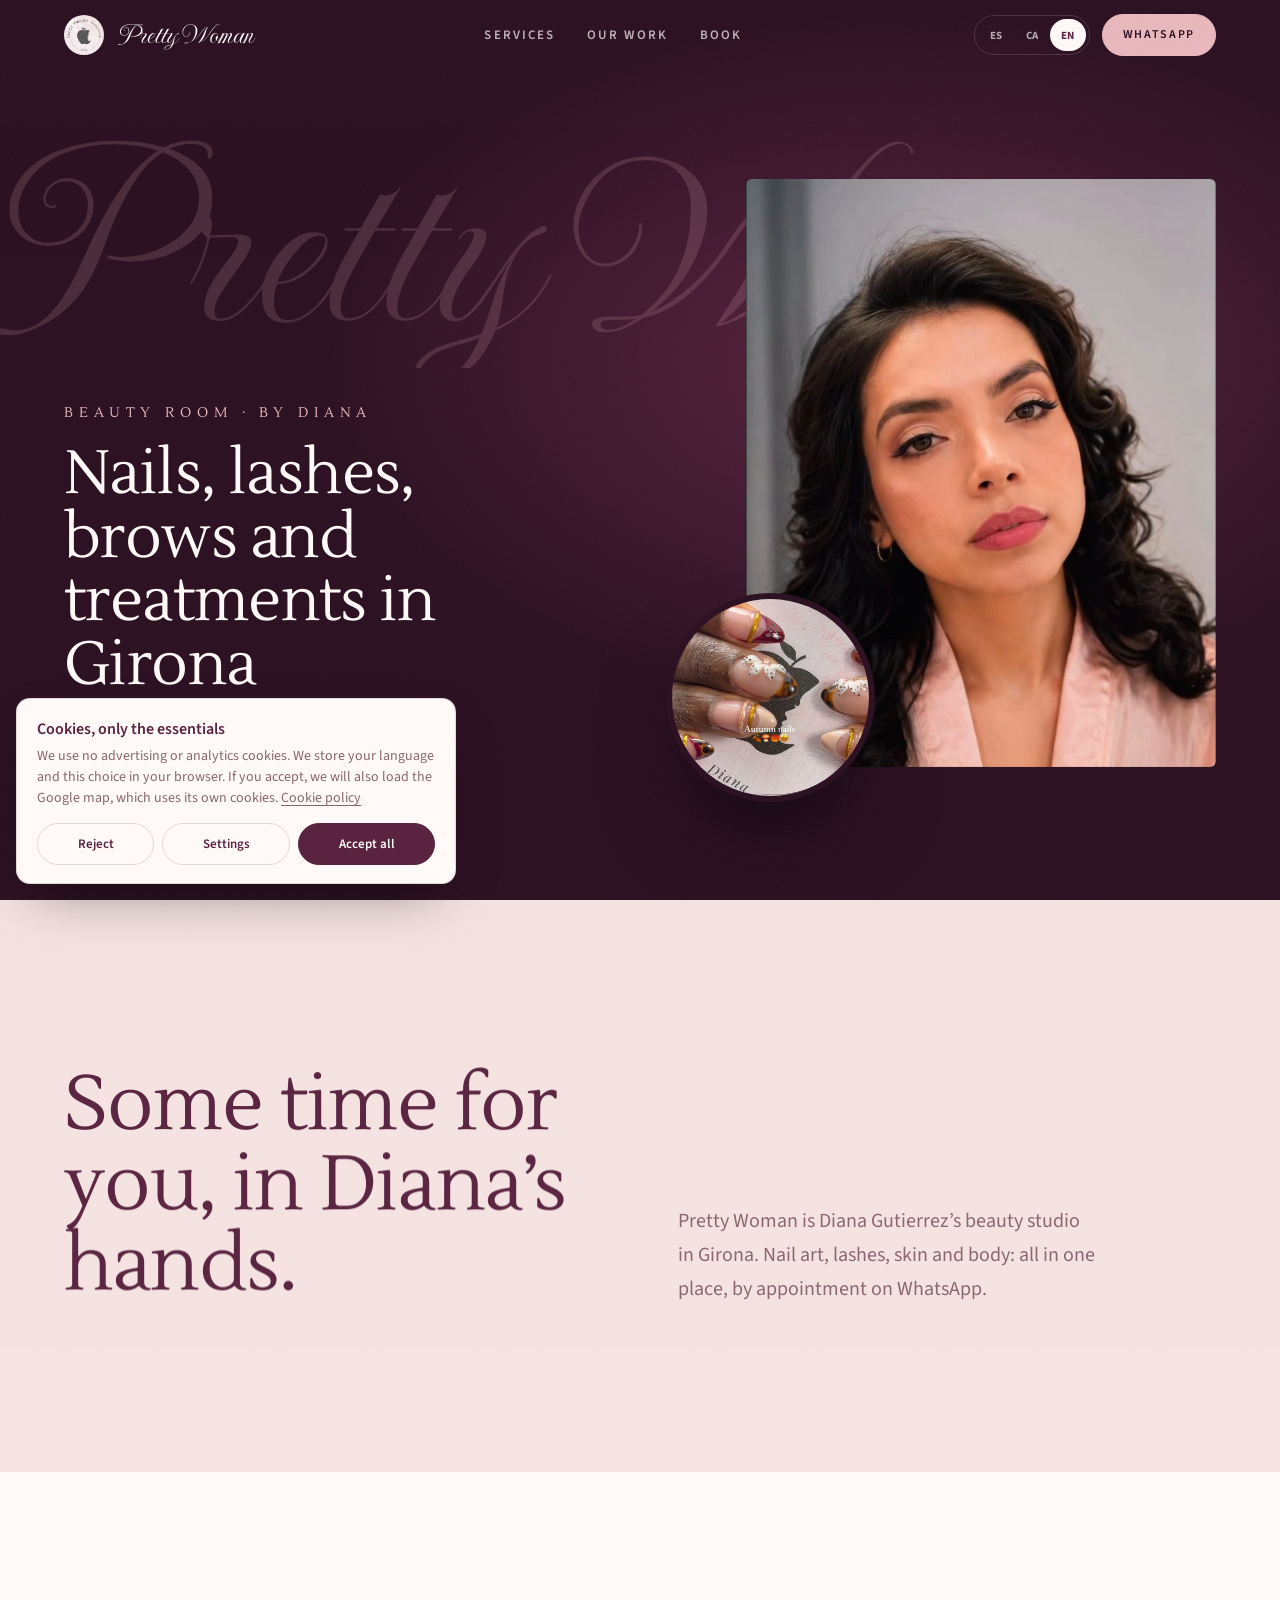
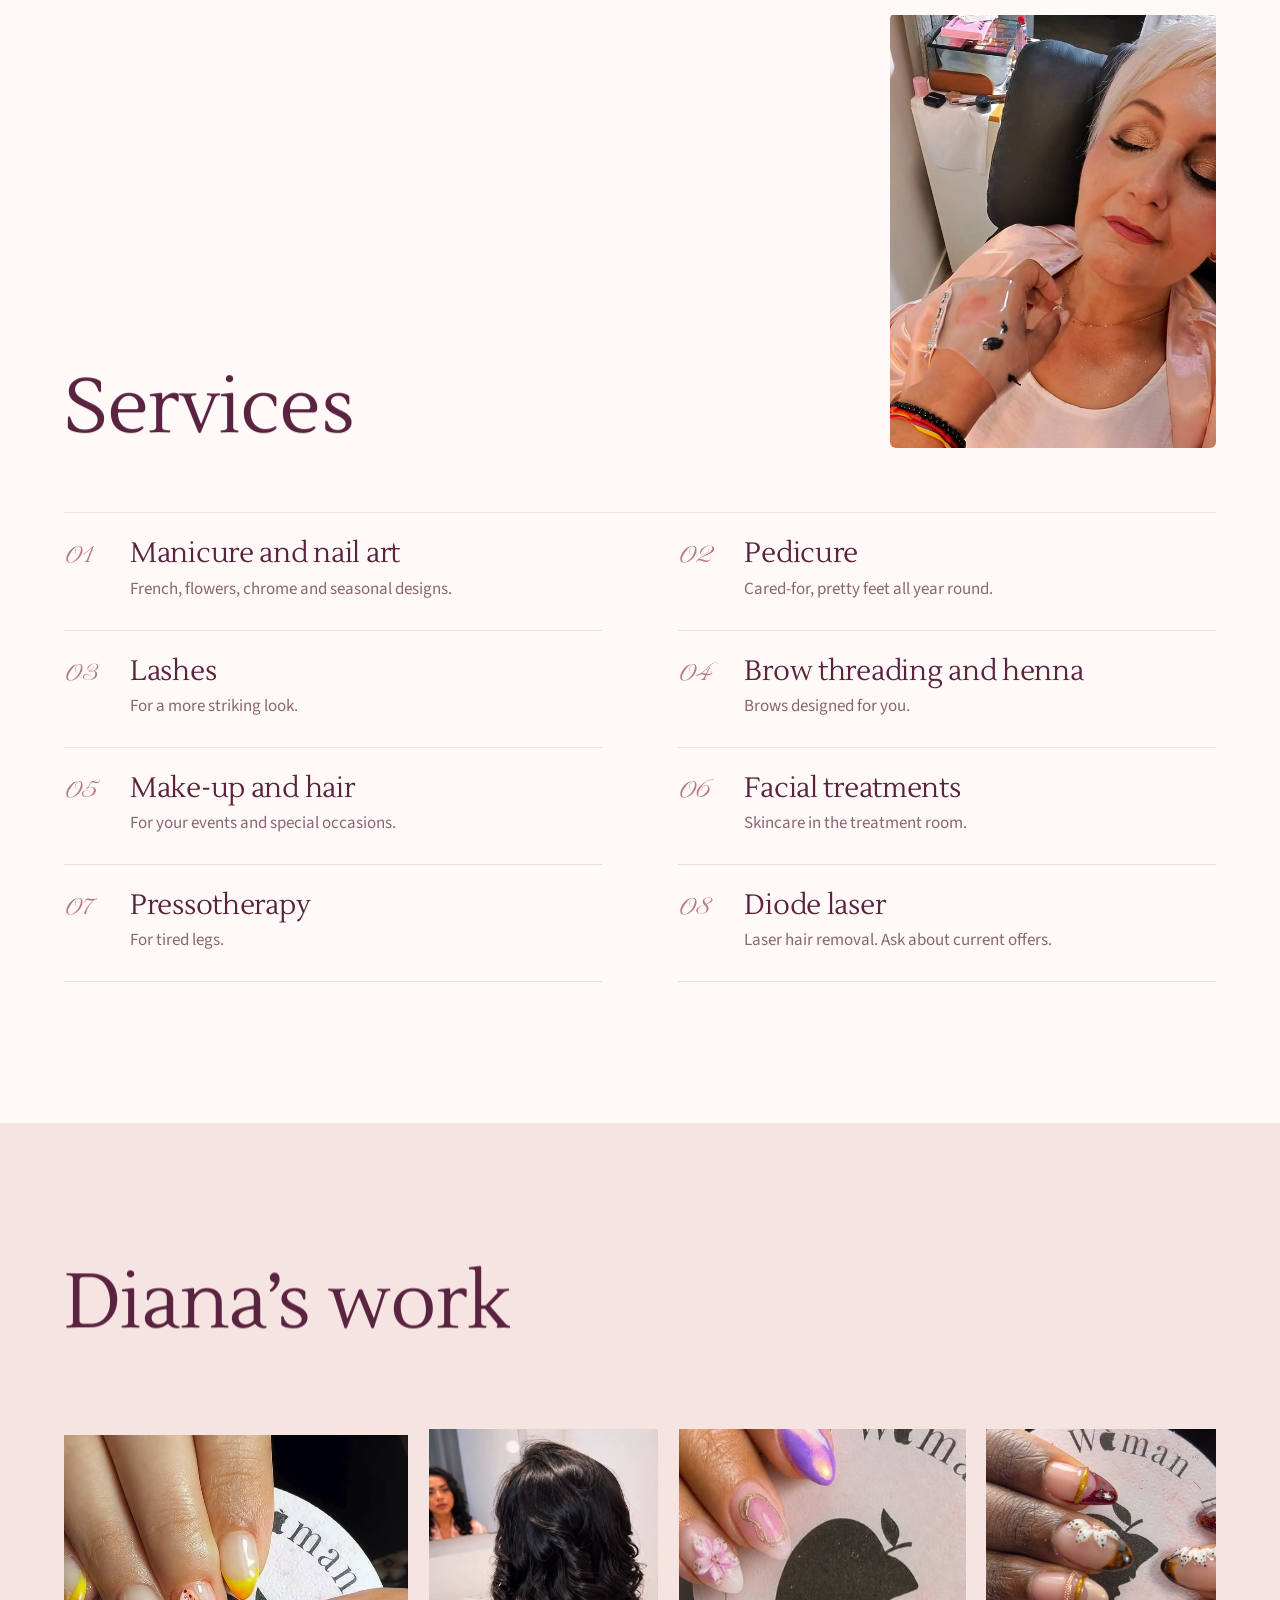
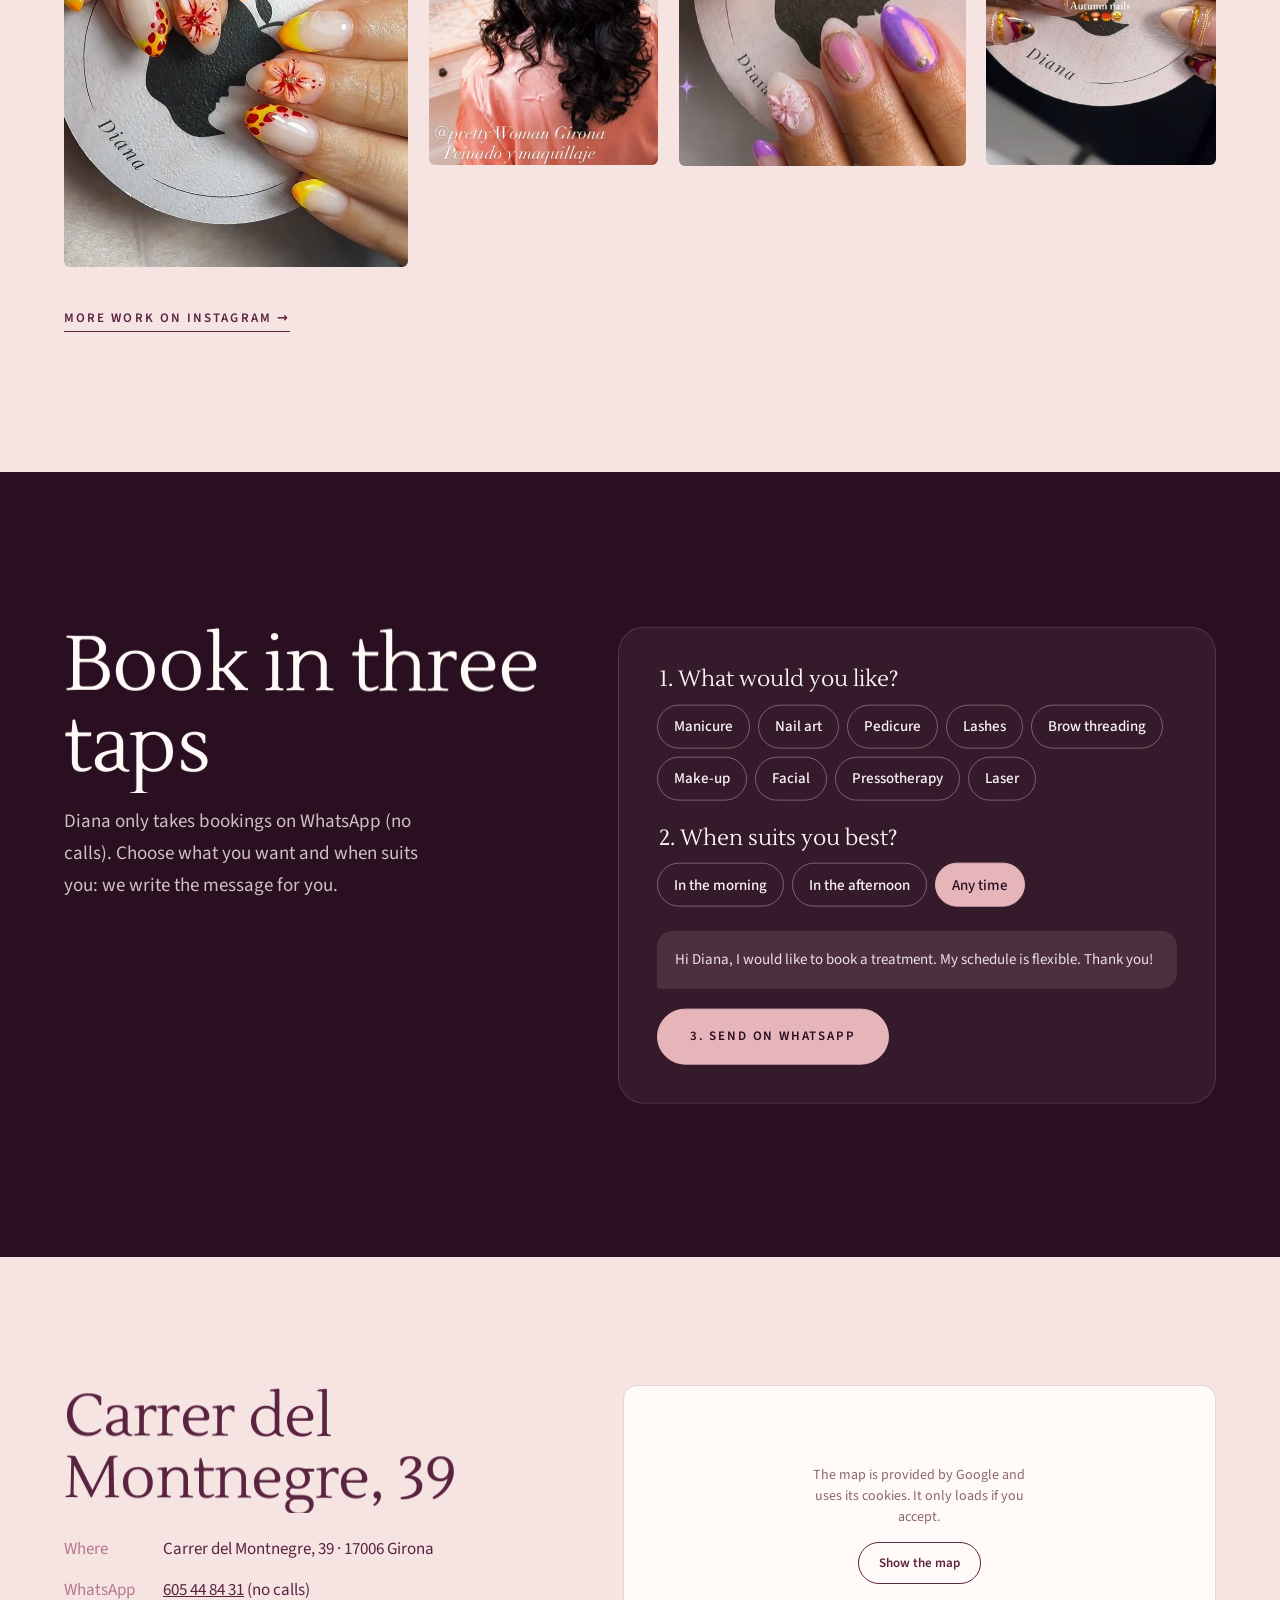
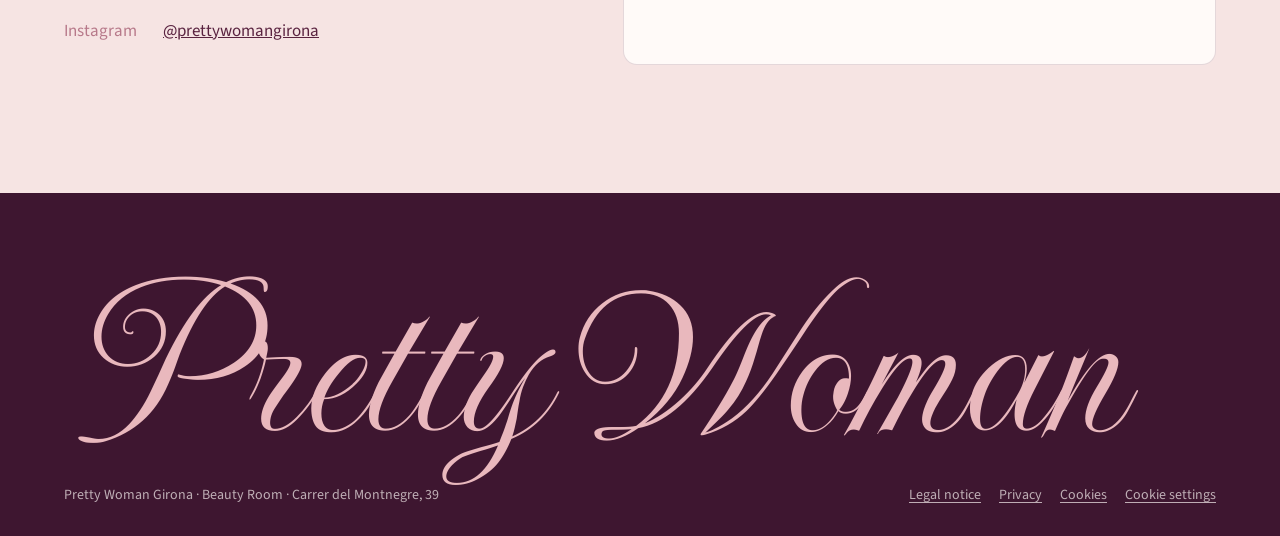
<file: index.html>
<!doctype html>
<html lang="es">
<head>
<meta charset="utf-8">
<meta name="viewport" content="width=device-width, initial-scale=1, viewport-fit=cover">
<title>Pretty Woman Girona · Beauty Room by Diana</title>
<meta name="description" content="Pretty Woman Girona, Carrer del Montnegre 39. Centro de estética y belleza de Diana Gutierrez: uñas, pestañas, cejas con hilo, maquillaje, faciales, presoterapia y láser. 4,9 en Google con 252 reseñas. Cita por WhatsApp.">
<meta name="theme-color" content="#2a0f20">
<link rel="icon" href="assets/favicon.svg" type="image/svg+xml">
<link rel="alternate" hreflang="es" href="?lang=es"><link rel="alternate" hreflang="ca" href="?lang=ca"><link rel="alternate" hreflang="en" href="?lang=en">
<meta property="og:title" content="Pretty Woman Girona · Beauty Room">
<meta property="og:description" content="Uñas, pestañas, cejas, maquillaje y tratamientos. Cita por WhatsApp.">
<meta property="og:image" content="assets/img/peinado-poster.jpg">
<script>document.documentElement.classList.add('js')</script>
<link rel="stylesheet" href="css/fonts.css">
<link rel="stylesheet" href="css/premium.css">
<link rel="stylesheet" href="css/style.css">
<link rel="stylesheet" href="css/legal.css">
<script type="application/ld+json">
{"@context":"https://schema.org","@type":"BeautySalon","name":"Pretty Woman Girona","telephone":"+34605448431","address":{"@type":"PostalAddress","streetAddress":"Carrer del Montnegre, 39","postalCode":"17006","addressLocality":"Girona","addressRegion":"Girona","addressCountry":"ES"},"aggregateRating":{"@type":"AggregateRating","ratingValue":"4.9","reviewCount":"252"},"sameAs":["https://www.instagram.com/prettywomangirona/"]}
</script>
</head>
<body class="grain" data-cursor>
<a class="skip" href="#main" data-i18n="skip">Saltar al contenido</a>

<header class="top">
  <a class="brand" href="#main" aria-label="Pretty Woman Girona, inicio"><img src="assets/img/logo.jpg" alt="" width="40" height="40"><span>Pretty Woman</span></a>
  <nav class="nav" aria-label="Principal">
    <a href="#servicios" data-i18n="n1">Servicios</a>
    <a href="#trabajos" data-i18n="n2">Trabajos</a>
    <a href="#cita" data-i18n="n3">Pide tu cita</a>
  </nav>
  <div class="top-r">
    <div class="langs" role="group" aria-label="Idioma"><button type="button" data-lang="es">ES</button><button type="button" data-lang="ca">CA</button><button type="button" data-lang="en">EN</button></div>
    <a class="btn btn-sm wa" href="https://wa.me/34605448431" target="_blank" rel="noopener" data-mag>WhatsApp</a>
  </div>
</header>

<main id="main">
  <!-- PORTADA: dos reels suyos superpuestos sobre ciruela, y el nombre en caligrafía detrás -->
  <section class="hero" id="hero" aria-labelledby="h1">
    <p class="script" aria-hidden="true">Pretty Woman</p>
    <div class="h-txt">
      <p class="room" data-hero data-d=".5">Beauty Room · by Diana</p>
      <h1 id="h1" data-split data-hero data-d=".6" data-i18n="h1">Uñas, pestañas, cejas y tratamientos en Girona</h1>
      <div class="hero-cta" data-hero data-d=".9">
        <a class="btn wa" href="https://wa.me/34605448431" target="_blank" rel="noopener" data-mag data-i18n="cita">Pedir cita por WhatsApp</a>
        <a class="link" href="#servicios" data-i18n="see">Ver servicios</a>
      </div>
      <p class="rate" data-hero data-d="1"><b>4,9</b> <span data-i18n="rate">en Google · 252 reseñas · 9.000 seguidoras</span></p>
    </div>
    <div class="duo">
      <figure class="v1" id="v1"><video data-video autoplay muted loop playsinline preload="auto" poster="assets/img/peinado-poster.jpg" aria-label="Clienta con peinado de ondas y maquillaje" data-i18n-attr="aria-label:g2"><source src="assets/video/peinado.mp4" type="video/mp4"></video></figure>
      <figure class="v2" id="v2"><video data-video autoplay muted loop playsinline preload="auto" poster="assets/img/unas-otono.jpg" aria-label="Uñas con diseño de otoño junto a la tarjeta de Pretty Woman" data-i18n-attr="aria-label:g5"><source src="assets/video/unas.mp4" type="video/mp4"></video></figure>
    </div>
  </section>

  <!-- MANIFIESTO -->
  <section class="intro" aria-labelledby="i-h">
    <h2 id="i-h" data-split data-i18n="ih">Un rato para ti, en manos de Diana.</h2>
    <p data-up data-i18n="ip">Pretty Woman es el centro de estética y belleza de Diana Gutierrez en Girona. Uñas con diseño, mirada, piel y cuerpo: todo en un mismo sitio, con cita previa por WhatsApp.</p>
  </section>

  <!-- SERVICIOS -->
  <section class="servicios" id="servicios" aria-labelledby="s-h">
    <div class="s-head">
      <h2 id="s-h" data-split data-i18n="sh">Servicios</h2>
      <figure class="s-img" data-img><img src="assets/img/maquillaje-cabina.jpg" alt="Maquillaje a una clienta en cabina" width="720" height="1280" loading="lazy" data-par=".08" data-i18n-attr="alt:g4"></figure>
    </div>
    <ol class="svc">
      <li data-up><span>01</span><h3 data-i18n="s1">Manicura y diseños de uñas</h3><p data-i18n="s1p">Francesa, flores, cromados y diseños de temporada.</p></li>
      <li data-up><span>02</span><h3 data-i18n="s2">Pedicura</h3><p data-i18n="s2p">Pies cuidados y bonitos todo el año.</p></li>
      <li data-up><span>03</span><h3 data-i18n="s3">Pestañas</h3><p data-i18n="s3p">Para una mirada con más presencia.</p></li>
      <li data-up><span>04</span><h3 data-i18n="s4">Cejas con hilo y henna</h3><p data-i18n="s4p">Diseño de cejas a tu medida.</p></li>
      <li data-up><span>05</span><h3 data-i18n="s5">Maquillaje y peinado</h3><p data-i18n="s5p">Para tus eventos y ocasiones especiales.</p></li>
      <li data-up><span>06</span><h3 data-i18n="s6">Tratamientos faciales</h3><p data-i18n="s6p">Cuidado de la piel en cabina.</p></li>
      <li data-up><span>07</span><h3 data-i18n="s7">Presoterapia</h3><p data-i18n="s7p">Para las piernas cansadas.</p></li>
      <li data-up><span>08</span><h3 data-i18n="s8">Láser de diodo</h3><p data-i18n="s8p">Depilación láser. Pregunta por las promociones.</p></li>
    </ol>
  </section>

  <!-- TRABAJOS -->
  <section class="trabajos" id="trabajos" aria-labelledby="t-h">
    <h2 id="t-h" data-split data-i18n="th">Trabajos de Diana</h2>
    <div class="gal">
      <figure class="g1" data-img><img src="assets/img/unas-flores.jpg" alt="Uñas almendra con francesa y flores en relieve" width="720" height="1280" loading="lazy" data-i18n-attr="alt:g1"></figure>
      <figure class="g2" data-img><img src="assets/img/ondas.jpg" alt="Clienta con peinado de ondas y maquillaje" width="720" height="1280" loading="lazy" data-i18n-attr="alt:g2"></figure>
      <figure class="g3" data-img><img src="assets/img/unas-lila.jpg" alt="Uñas lila con cromado y flor en 3D" width="410" height="512" loading="lazy" data-i18n-attr="alt:g3"></figure>
      <figure class="g4" data-img><img src="assets/img/unas-otono.jpg" alt="Uñas con diseño de otoño junto a la tarjeta de Pretty Woman" width="720" height="1280" loading="lazy" data-i18n-attr="alt:g5"></figure>
    </div>
    <a class="link" href="https://www.instagram.com/prettywomangirona/" target="_blank" rel="noopener" data-i18n="more">Más trabajos en Instagram →</a>
  </section>

  <!-- PIDE TU CITA: arma el mensaje de WhatsApp -->
  <section class="cita" id="cita" aria-labelledby="c-h">
    <div class="c-txt">
      <h2 id="c-h" data-split data-i18n="ch">Tu cita en tres toques</h2>
      <p data-up data-i18n="cp">Diana atiende solo por WhatsApp (no llamadas). Elige qué quieres y cuándo te va mejor: te dejamos el mensaje escrito.</p>
    </div>
    <form class="c-form" id="citaForm" data-up=".1">
      <fieldset><legend data-i18n="l1">1. ¿Qué te hacemos?</legend><div class="chips" id="chips"></div></fieldset>
      <fieldset><legend data-i18n="l2">2. ¿Cuándo te va mejor?</legend><div class="chips" id="when"></div></fieldset>
      <p class="preview" id="preview" aria-live="polite"></p>
      <a class="btn" id="send" href="https://wa.me/34605448431" target="_blank" rel="noopener" data-mag data-i18n="send">3. Enviar por WhatsApp</a>
    </form>
  </section>

  <!-- VISITA -->
  <section class="visita" id="visita" aria-labelledby="v-h">
    <div class="v-txt">
      <h2 id="v-h" data-split>Carrer del Montnegre, 39</h2>
      <dl>
        <dt data-i18n="d1">Dónde</dt><dd>Carrer del Montnegre, 39 · 17006 Girona</dd>
        <dt>WhatsApp</dt><dd><a class="wa" href="https://wa.me/34605448431" target="_blank" rel="noopener">605 44 84 31</a> <span data-i18n="d2v">(no llamadas)</span></dd>
        <dt>Instagram</dt><dd><a href="https://www.instagram.com/prettywomangirona/" target="_blank" rel="noopener">@prettywomangirona</a></dd>
      </dl>
    </div>
    <div class="cc-map v-map" data-src="https://www.google.com/maps?q=Pretty+Woman+Girona,+Carrer+del+Montnegre+39,+17006+Girona&output=embed" data-title="Mapa: Pretty Woman Girona"></div>
  </section>
</main>

<footer class="foot">
  <p class="foot-script" aria-hidden="true">Pretty Woman</p>
  <div class="foot-row">
    <p>Pretty Woman Girona · Beauty Room · Carrer del Montnegre, 39</p>
    <nav class="foot-links" aria-label="Información legal">
      <a href="aviso-legal.html" data-i18n="lg1">Aviso legal</a>
      <a href="privacidad.html" data-i18n="lg2">Privacidad</a>
      <a href="cookies.html" data-i18n="lg3">Cookies</a>
      <button type="button" data-cookies-open data-i18n="lg4">Configurar cookies</button>
    </nav>
  </div>
</footer>

<script src="js/lang.js"></script>
<script src="js/i18n.js" data-site="pretty-woman-girona"></script>
<script src="js/consent.js" data-site="pretty-woman-girona"></script>
<script src="js/vendor/gsap.min.js"></script>
<script src="js/vendor/ScrollTrigger.min.js"></script>
<script src="js/vendor/lenis.min.js"></script>
<script src="js/premium.js"></script>
<script src="js/main.js"></script>
</body>
</html>
</file>
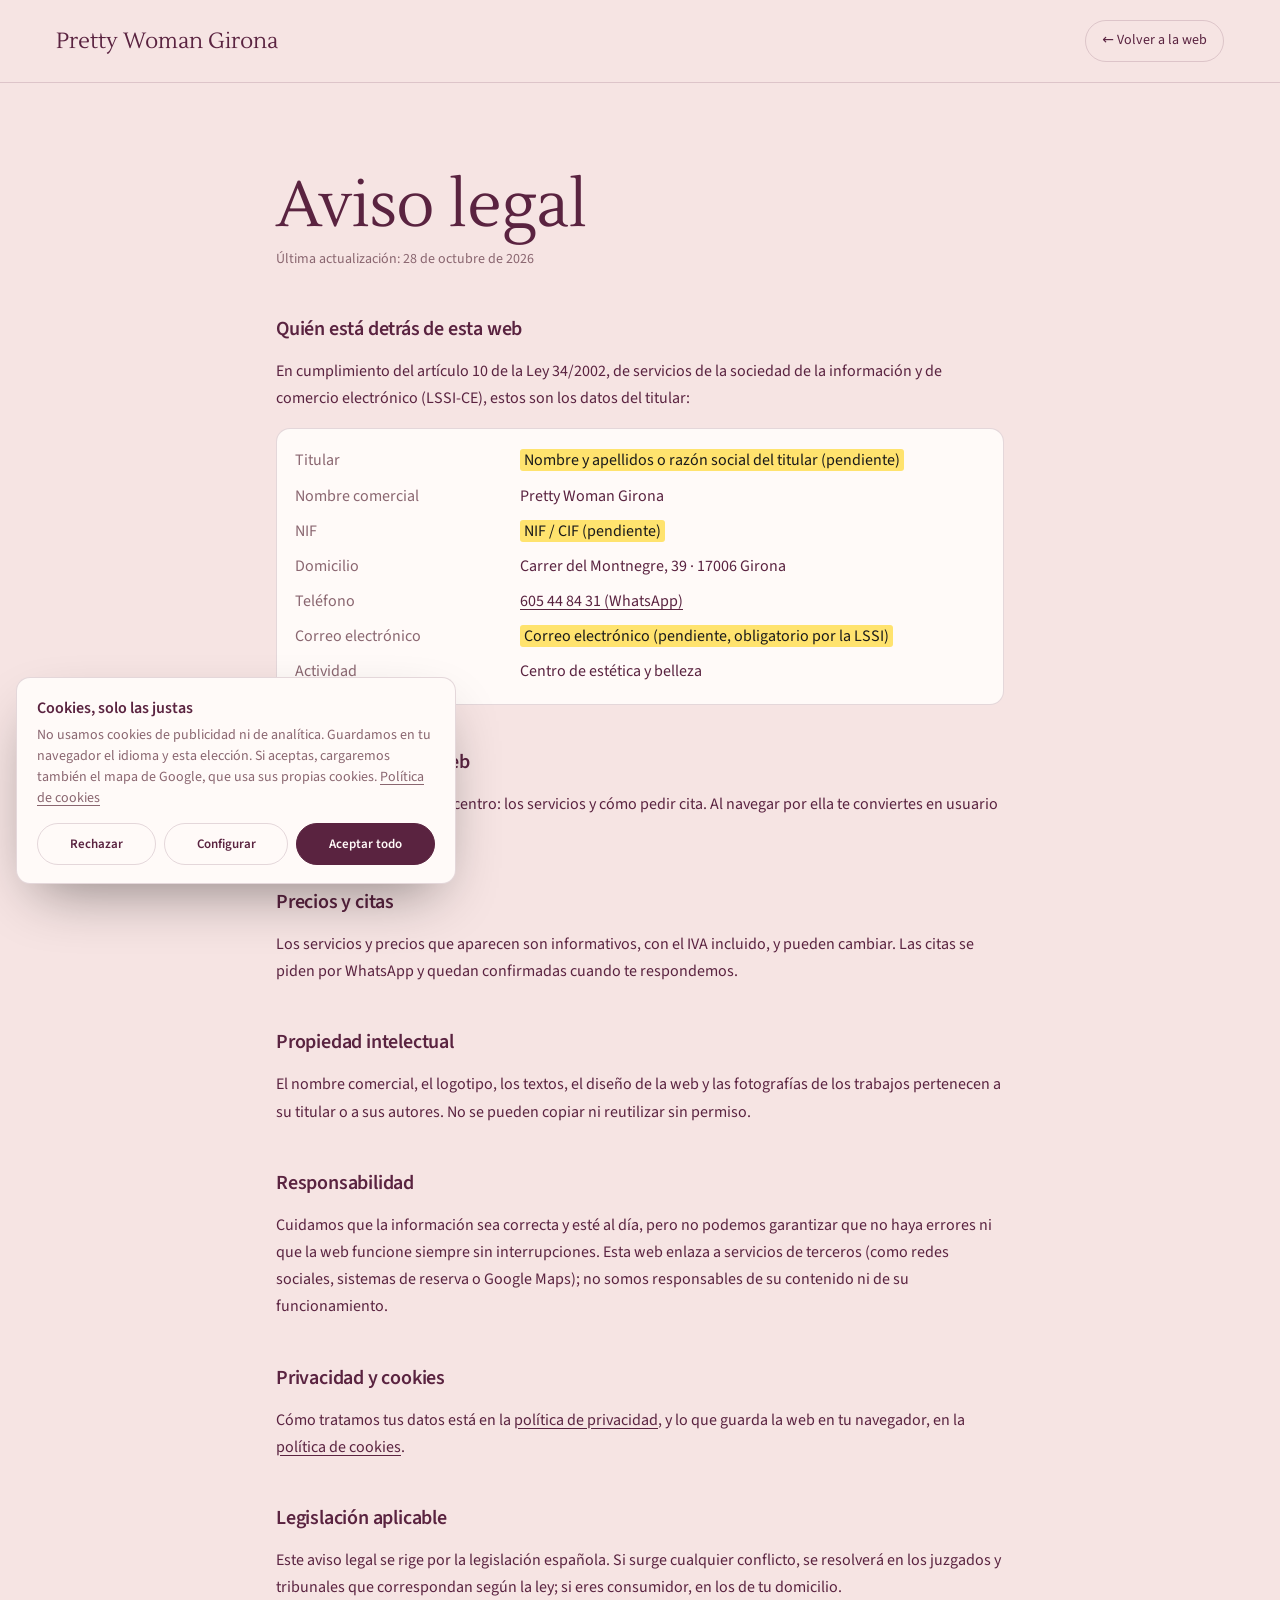
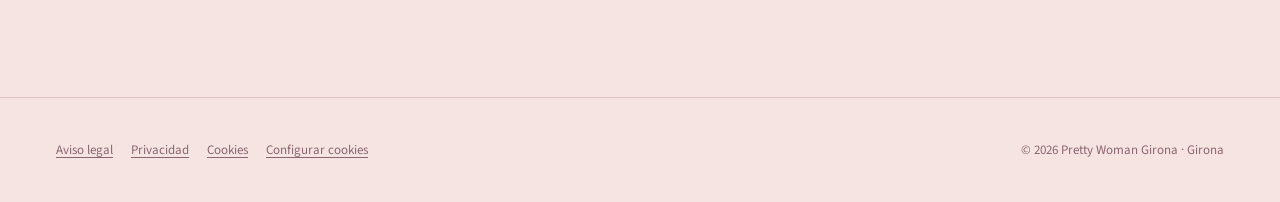
<file: aviso-legal.html>
<!doctype html>
<html lang="es">
<head>
<meta charset="utf-8">
<meta name="viewport" content="width=device-width, initial-scale=1, viewport-fit=cover">
<title>Aviso legal · Pretty Woman Girona</title>
<meta name="robots" content="noindex, follow">
<meta name="theme-color" content="#2a0f20">
<link rel="icon" href="assets/favicon.svg" type="image/svg+xml">
<link rel="stylesheet" href="css/fonts.css">
<link rel="stylesheet" href="css/premium.css">
<link rel="stylesheet" href="css/style.css">
<link rel="stylesheet" href="css/legal.css">
</head>
<body class="legal-page">
<header class="legal-top">
  <a class="legal-brand" href="./">Pretty Woman Girona</a>
  <a class="legal-back" href="./">&larr; Volver a la web</a>
</header>
<main class="legal">
  <h1>Aviso legal</h1>
  <p class="upd">Última actualización: 28 de octubre de 2026</p>

  <h2>Quién está detrás de esta web</h2>
  <p>En cumplimiento del artículo 10 de la Ley 34/2002, de servicios de la sociedad de la información y de comercio electrónico (LSSI-CE), estos son los datos del titular:</p>
  <dl>
    <dt>Titular</dt><dd><mark>Nombre y apellidos o razón social del titular (pendiente)</mark></dd>
    <dt>Nombre comercial</dt><dd>Pretty Woman Girona</dd>
    <dt>NIF</dt><dd><mark>NIF / CIF (pendiente)</mark></dd>
    <dt>Domicilio</dt><dd>Carrer del Montnegre, 39 · 17006 Girona</dd>
    <dt>Teléfono</dt><dd><a href="tel:+34605448431">605 44 84 31 (WhatsApp)</a></dd>
    <dt>Correo electrónico</dt><dd><mark>Correo electrónico (pendiente, obligatorio por la LSSI)</mark></dd>
    <dt>Actividad</dt><dd>Centro de estética y belleza</dd>
  </dl>

  <h2>Para qué sirve esta web</h2>
  <p>Esta web informa sobre el centro: los servicios y cómo pedir cita. Al navegar por ella te conviertes en usuario y aceptas este aviso legal.</p>

  <h2>Precios y citas</h2>
  <p>Los servicios y precios que aparecen son informativos, con el IVA incluido, y pueden cambiar. Las citas se piden por WhatsApp y quedan confirmadas cuando te respondemos.</p>

  <h2>Propiedad intelectual</h2>
  <p>El nombre comercial, el logotipo, los textos, el diseño de la web y las fotografías de los trabajos pertenecen a su titular o a sus autores. No se pueden copiar ni reutilizar sin permiso.</p>

  <h2>Responsabilidad</h2>
  <p>Cuidamos que la información sea correcta y esté al día, pero no podemos garantizar que no haya errores ni que la web funcione siempre sin interrupciones. Esta web enlaza a servicios de terceros (como redes sociales, sistemas de reserva o Google Maps); no somos responsables de su contenido ni de su funcionamiento.</p>

  <h2>Privacidad y cookies</h2>
  <p>Cómo tratamos tus datos está en la <a href="privacidad.html">política de privacidad</a>, y lo que guarda la web en tu navegador, en la <a href="cookies.html">política de cookies</a>.</p>

  <h2>Legislación aplicable</h2>
  <p>Este aviso legal se rige por la legislación española. Si surge cualquier conflicto, se resolverá en los juzgados y tribunales que correspondan según la ley; si eres consumidor, en los de tu domicilio.</p>
</main>
<footer class="legal-foot">
  <nav class="legal-links" aria-label="Información legal">
    <a href="aviso-legal.html" aria-current="page">Aviso legal</a>
    <a href="privacidad.html">Privacidad</a>
    <a href="cookies.html">Cookies</a>
    <button type="button" data-cookies-open>Configurar cookies</button>
  </nav>
  <p>© 2026 Pretty Woman Girona · Girona</p>
</footer>
<script src="js/consent.js" data-site="pretty-woman-girona"></script>
</body>
</html>
</file>
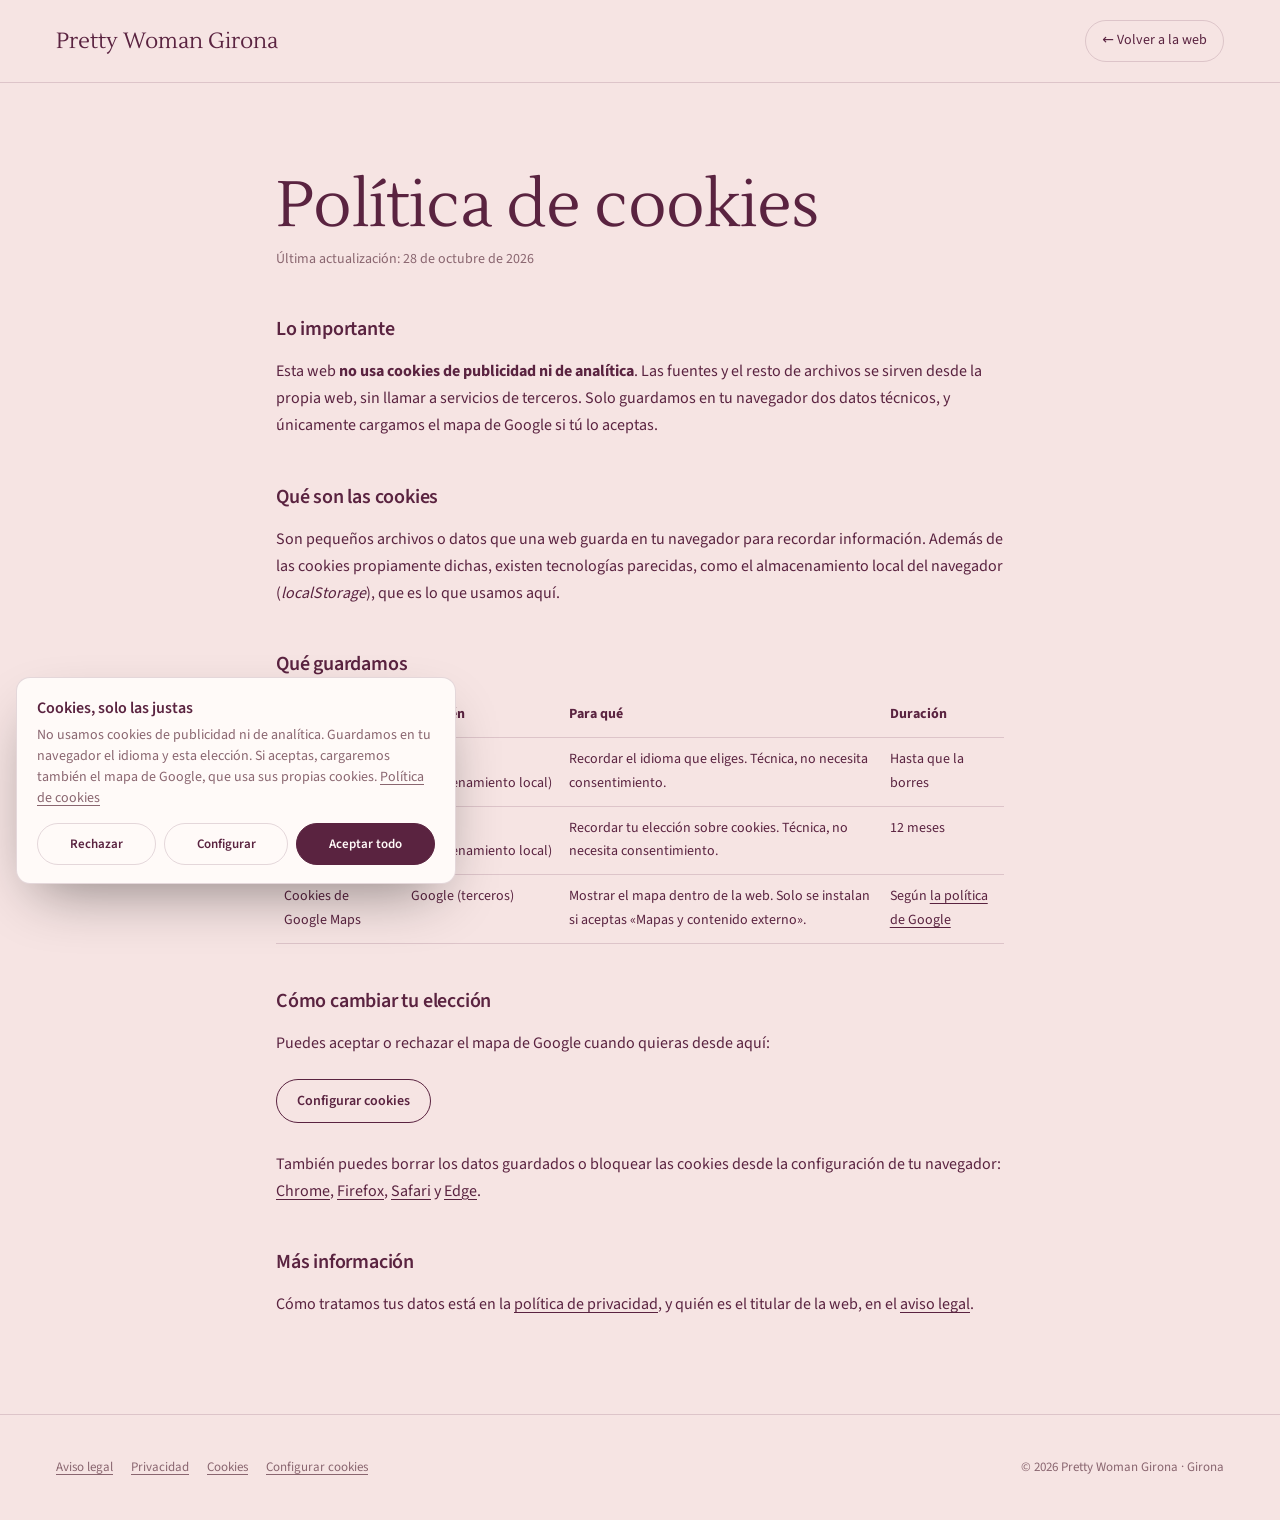
<file: cookies.html>
<!doctype html>
<html lang="es">
<head>
<meta charset="utf-8">
<meta name="viewport" content="width=device-width, initial-scale=1, viewport-fit=cover">
<title>Política de cookies · Pretty Woman Girona</title>
<meta name="robots" content="noindex, follow">
<meta name="theme-color" content="#2a0f20">
<link rel="icon" href="assets/favicon.svg" type="image/svg+xml">
<link rel="stylesheet" href="css/fonts.css">
<link rel="stylesheet" href="css/premium.css">
<link rel="stylesheet" href="css/style.css">
<link rel="stylesheet" href="css/legal.css">
</head>
<body class="legal-page">
<header class="legal-top">
  <a class="legal-brand" href="./">Pretty Woman Girona</a>
  <a class="legal-back" href="./">&larr; Volver a la web</a>
</header>
<main class="legal">
  <h1>Política de cookies</h1>
  <p class="upd">Última actualización: 28 de octubre de 2026</p>

  <h2>Lo importante</h2>
  <p>Esta web <strong>no usa cookies de publicidad ni de analítica</strong>. Las fuentes y el resto de archivos se sirven desde la propia web, sin llamar a servicios de terceros. Solo guardamos en tu navegador dos datos técnicos, y únicamente cargamos el mapa de Google si tú lo aceptas.</p>

  <h2>Qué son las cookies</h2>
  <p>Son pequeños archivos o datos que una web guarda en tu navegador para recordar información. Además de las cookies propiamente dichas, existen tecnologías parecidas, como el almacenamiento local del navegador (<em>localStorage</em>), que es lo que usamos aquí.</p>

  <h2>Qué guardamos</h2>
  <table>
    <thead><tr><th>Nombre</th><th>De quién</th><th>Para qué</th><th>Duración</th></tr></thead>
    <tbody>
      <tr><td>pretty-woman-girona-lang</td><td>Propia (almacenamiento local)</td><td>Recordar el idioma que eliges. Técnica, no necesita consentimiento.</td><td>Hasta que la borres</td></tr>
      <tr><td>pretty-woman-girona-consent</td><td>Propia (almacenamiento local)</td><td>Recordar tu elección sobre cookies. Técnica, no necesita consentimiento.</td><td>12 meses</td></tr>
      <tr><td>Cookies de Google Maps</td><td>Google (terceros)</td><td>Mostrar el mapa dentro de la web. Solo se instalan si aceptas «Mapas y contenido externo».</td><td>Según <a href="https://policies.google.com/technologies/cookies?hl=es" target="_blank" rel="noopener">la política de Google</a></td></tr>
    </tbody>
  </table>

  <h2>Cómo cambiar tu elección</h2>
  <p>Puedes aceptar o rechazar el mapa de Google cuando quieras desde aquí:</p>
  <button type="button" class="legal-btn" data-cookies-open>Configurar cookies</button>
  <p>También puedes borrar los datos guardados o bloquear las cookies desde la configuración de tu navegador:
    <a href="https://support.google.com/chrome/answer/95647?hl=es" target="_blank" rel="noopener">Chrome</a>,
    <a href="https://support.mozilla.org/es/kb/Borrar%20cookies" target="_blank" rel="noopener">Firefox</a>,
    <a href="https://support.apple.com/es-es/guide/safari/sfri11471/mac" target="_blank" rel="noopener">Safari</a> y
    <a href="https://support.microsoft.com/es-es/microsoft-edge/eliminar-las-cookies-en-microsoft-edge-63947406-40ac-c3b8-57b9-2a946a29ae09" target="_blank" rel="noopener">Edge</a>.</p>

  <h2>Más información</h2>
  <p>Cómo tratamos tus datos está en la <a href="privacidad.html">política de privacidad</a>, y quién es el titular de la web, en el <a href="aviso-legal.html">aviso legal</a>.</p>
</main>
<footer class="legal-foot">
  <nav class="legal-links" aria-label="Información legal">
    <a href="aviso-legal.html">Aviso legal</a>
    <a href="privacidad.html">Privacidad</a>
    <a href="cookies.html" aria-current="page">Cookies</a>
    <button type="button" data-cookies-open>Configurar cookies</button>
  </nav>
  <p>© 2026 Pretty Woman Girona · Girona</p>
</footer>
<script src="js/consent.js" data-site="pretty-woman-girona"></script>
</body>
</html>
</file>
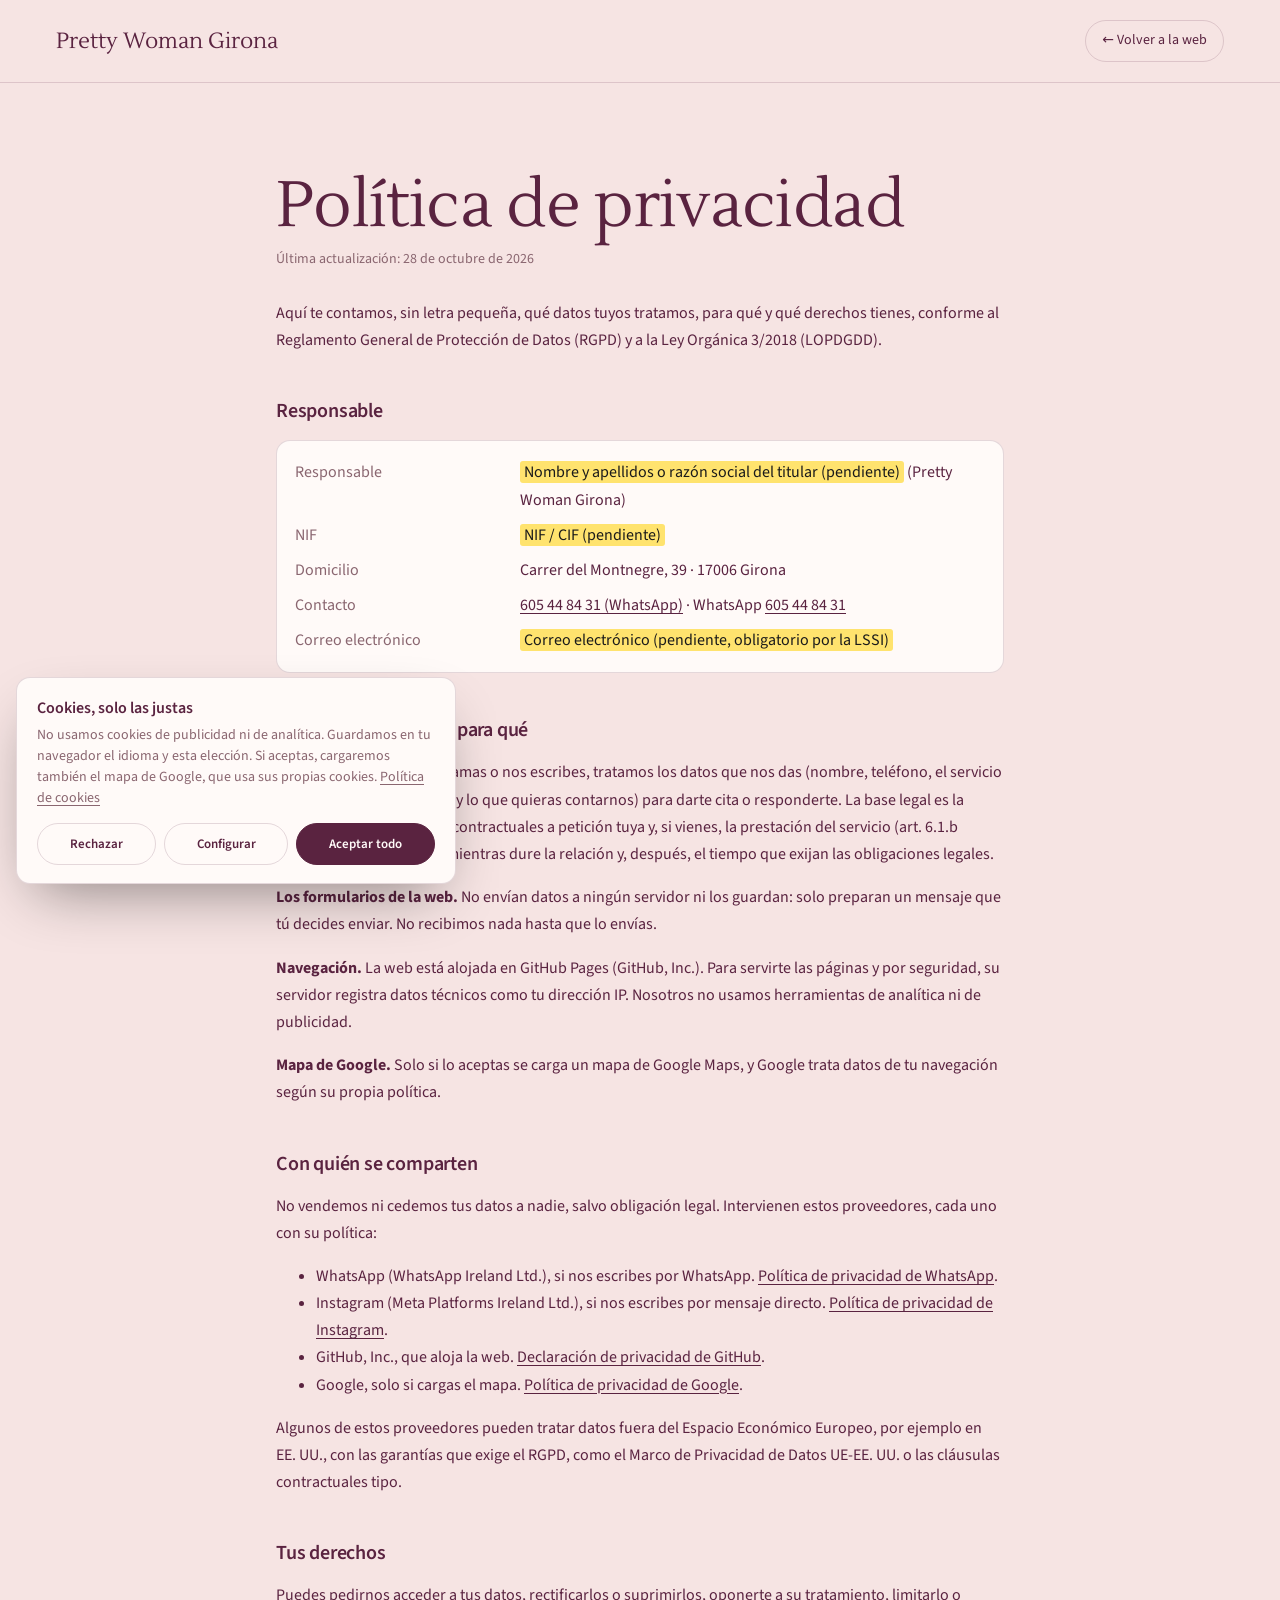
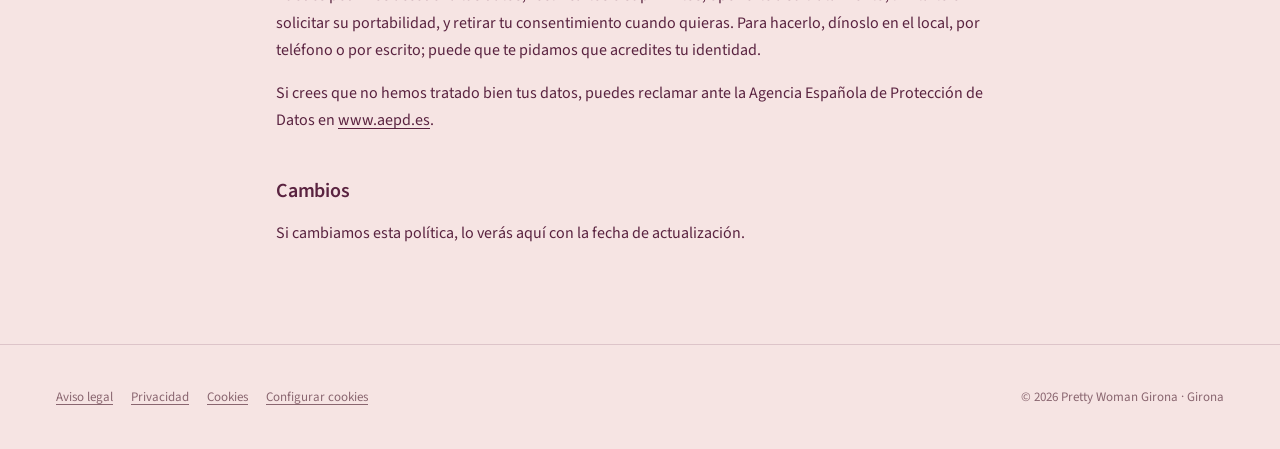
<file: privacidad.html>
<!doctype html>
<html lang="es">
<head>
<meta charset="utf-8">
<meta name="viewport" content="width=device-width, initial-scale=1, viewport-fit=cover">
<title>Política de privacidad · Pretty Woman Girona</title>
<meta name="robots" content="noindex, follow">
<meta name="theme-color" content="#2a0f20">
<link rel="icon" href="assets/favicon.svg" type="image/svg+xml">
<link rel="stylesheet" href="css/fonts.css">
<link rel="stylesheet" href="css/premium.css">
<link rel="stylesheet" href="css/style.css">
<link rel="stylesheet" href="css/legal.css">
</head>
<body class="legal-page">
<header class="legal-top">
  <a class="legal-brand" href="./">Pretty Woman Girona</a>
  <a class="legal-back" href="./">&larr; Volver a la web</a>
</header>
<main class="legal">
  <h1>Política de privacidad</h1>
  <p class="upd">Última actualización: 28 de octubre de 2026</p>
  <p>Aquí te contamos, sin letra pequeña, qué datos tuyos tratamos, para qué y qué derechos tienes, conforme al Reglamento General de Protección de Datos (RGPD) y a la Ley Orgánica 3/2018 (LOPDGDD).</p>

  <h2>Responsable</h2>
  <dl>
    <dt>Responsable</dt><dd><mark>Nombre y apellidos o razón social del titular (pendiente)</mark> (Pretty Woman Girona)</dd>
    <dt>NIF</dt><dd><mark>NIF / CIF (pendiente)</mark></dd>
    <dt>Domicilio</dt><dd>Carrer del Montnegre, 39 · 17006 Girona</dd>
    <dt>Contacto</dt><dd><a href="tel:+34605448431">605 44 84 31 (WhatsApp)</a> · WhatsApp <a href="https://wa.me/34605448431">605 44 84 31</a></dd>
    <dt>Correo electrónico</dt><dd><mark>Correo electrónico (pendiente, obligatorio por la LSSI)</mark></dd>
  </dl>

  <h2>Qué datos tratamos y para qué</h2>
  <p><strong>Citas y consultas.</strong> Si nos llamas o nos escribes, tratamos los datos que nos das (nombre, teléfono, el servicio que te interesa, día y hora, y lo que quieras contarnos) para darte cita o responderte. La base legal es la aplicación de medidas precontractuales a petición tuya y, si vienes, la prestación del servicio (art. 6.1.b RGPD). Los conservamos mientras dure la relación y, después, el tiempo que exijan las obligaciones legales.</p>
  <p><strong>Los formularios de la web.</strong> No envían datos a ningún servidor ni los guardan: solo preparan un mensaje que tú decides enviar. No recibimos nada hasta que lo envías.</p>
  <p><strong>Navegación.</strong> La web está alojada en GitHub Pages (GitHub, Inc.). Para servirte las páginas y por seguridad, su servidor registra datos técnicos como tu dirección IP. Nosotros no usamos herramientas de analítica ni de publicidad.</p>
  <p><strong>Mapa de Google.</strong> Solo si lo aceptas se carga un mapa de Google Maps, y Google trata datos de tu navegación según su propia política.</p>

  <h2>Con quién se comparten</h2>
  <p>No vendemos ni cedemos tus datos a nadie, salvo obligación legal. Intervienen estos proveedores, cada uno con su política:</p>
  <ul>
    <li>WhatsApp (WhatsApp Ireland Ltd.), si nos escribes por WhatsApp. <a href="https://www.whatsapp.com/legal/privacy-policy-eea" target="_blank" rel="noopener">Política de privacidad de WhatsApp</a>.</li>
    <li>Instagram (Meta Platforms Ireland Ltd.), si nos escribes por mensaje directo. <a href="https://privacycenter.instagram.com/policy" target="_blank" rel="noopener">Política de privacidad de Instagram</a>.</li>
    <li>GitHub, Inc., que aloja la web. <a href="https://docs.github.com/es/site-policy/privacy-policies/github-general-privacy-statement" target="_blank" rel="noopener">Declaración de privacidad de GitHub</a>.</li>
    <li>Google, solo si cargas el mapa. <a href="https://policies.google.com/privacy?hl=es" target="_blank" rel="noopener">Política de privacidad de Google</a>.</li>
  </ul>
  <p>Algunos de estos proveedores pueden tratar datos fuera del Espacio Económico Europeo, por ejemplo en EE. UU., con las garantías que exige el RGPD, como el Marco de Privacidad de Datos UE-EE. UU. o las cláusulas contractuales tipo.</p>

  <h2>Tus derechos</h2>
  <p>Puedes pedirnos acceder a tus datos, rectificarlos o suprimirlos, oponerte a su tratamiento, limitarlo o solicitar su portabilidad, y retirar tu consentimiento cuando quieras. Para hacerlo, dínoslo en el local, por teléfono o por escrito; puede que te pidamos que acredites tu identidad.</p>
  <p>Si crees que no hemos tratado bien tus datos, puedes reclamar ante la Agencia Española de Protección de Datos en <a href="https://www.aepd.es/" target="_blank" rel="noopener">www.aepd.es</a>.</p>

  <h2>Cambios</h2>
  <p>Si cambiamos esta política, lo verás aquí con la fecha de actualización.</p>
</main>
<footer class="legal-foot">
  <nav class="legal-links" aria-label="Información legal">
    <a href="aviso-legal.html">Aviso legal</a>
    <a href="privacidad.html" aria-current="page">Privacidad</a>
    <a href="cookies.html">Cookies</a>
    <button type="button" data-cookies-open>Configurar cookies</button>
  </nav>
  <p>© 2026 Pretty Woman Girona · Girona</p>
</footer>
<script src="js/consent.js" data-site="pretty-woman-girona"></script>
</body>
</html>
</file>
<file: css/fonts.css>
/* Fuentes alojadas en la propia web (sin llamadas a Google) */
@font-face {
  font-family: 'Imperial Script';
  font-style: normal;
  font-weight: 400;
  font-display: swap;
  src: url(../assets/fonts/imperial-script-normal-400-latin-ext.woff2) format('woff2');
  unicode-range: U+0100-02BA, U+02BD-02C5, U+02C7-02CC, U+02CE-02D7, U+02DD-02FF, U+0304, U+0308, U+0329, U+1D00-1DBF, U+1E00-1E9F, U+1EF2-1EFF, U+2020, U+20A0-20AB, U+20AD-20C4, U+2113, U+2C60-2C7F, U+A720-A7FF;
}
@font-face {
  font-family: 'Imperial Script';
  font-style: normal;
  font-weight: 400;
  font-display: swap;
  src: url(../assets/fonts/imperial-script-normal-400-latin.woff2) format('woff2');
  unicode-range: U+0000-00FF, U+0131, U+0152-0153, U+02BB-02BC, U+02C6, U+02DA, U+02DC, U+0304, U+0308, U+0329, U+2000-206F, U+20AC, U+2122, U+2191, U+2193, U+2212, U+2215, U+FEFF, U+FFFD;
}
@font-face {
  font-family: 'Lustria';
  font-style: normal;
  font-weight: 400;
  font-display: swap;
  src: url(../assets/fonts/lustria-normal-400-latin.woff2) format('woff2');
  unicode-range: U+0000-00FF, U+0131, U+0152-0153, U+02BB-02BC, U+02C6, U+02DA, U+02DC, U+0304, U+0308, U+0329, U+2000-206F, U+20AC, U+2122, U+2191, U+2193, U+2212, U+2215, U+FEFF, U+FFFD;
}
@font-face {
  font-family: 'Source Sans 3';
  font-style: normal;
  font-weight: 300 700;
  font-display: swap;
  src: url(../assets/fonts/source-sans-3-normal-300-700-latin-ext.woff2) format('woff2');
  unicode-range: U+0100-02BA, U+02BD-02C5, U+02C7-02CC, U+02CE-02D7, U+02DD-02FF, U+0304, U+0308, U+0329, U+1D00-1DBF, U+1E00-1E9F, U+1EF2-1EFF, U+2020, U+20A0-20AB, U+20AD-20C4, U+2113, U+2C60-2C7F, U+A720-A7FF;
}
@font-face {
  font-family: 'Source Sans 3';
  font-style: normal;
  font-weight: 300 700;
  font-display: swap;
  src: url(../assets/fonts/source-sans-3-normal-300-700-latin.woff2) format('woff2');
  unicode-range: U+0000-00FF, U+0131, U+0152-0153, U+02BB-02BC, U+02C6, U+02DA, U+02DC, U+0304, U+0308, U+0329, U+2000-206F, U+20AC, U+2122, U+2191, U+2193, U+2212, U+2215, U+FEFF, U+FFFD;
}
</file>
<file: css/premium.css>
/* Kit premium común (lote Girona 2): máscaras de palabras, grano de película, marquesinas y Lenis */
html.lenis, html.lenis body { height: auto; }
.lenis.lenis-smooth { scroll-behavior: auto !important; }
.lenis.lenis-stopped { overflow: hidden; }
.js:not(.ready) [data-hero], .js:not(.ready) [data-split] { visibility: hidden; }
.w { display: inline-block; overflow: hidden; vertical-align: top; padding: 0 .02em .1em; margin: 0 -.02em -.1em; }
.w-i { display: inline-block; will-change: transform; }
[data-img] { overflow: hidden; }
[data-img] img, [data-img] video { transform-origin: 50% 50%; }
[data-mag] { transition: translate .5s cubic-bezier(.2, .9, .3, 1.2); }
/* grano de película sobre toda la web */
.grain::after { content: ""; position: fixed; inset: -50%; z-index: 300; pointer-events: none; opacity: var(--grain, .06);
  background: url("data:image/svg+xml,%3Csvg xmlns='http://www.w3.org/2000/svg' width='220' height='220'%3E%3Cfilter id='n'%3E%3CfeTurbulence type='fractalNoise' baseFrequency='.85' numOctaves='3' stitchTiles='stitch'/%3E%3C/filter%3E%3Crect width='220' height='220' filter='url(%23n)'/%3E%3C/svg%3E");
  animation: grain 1.2s steps(6) infinite; }
@keyframes grain { 0% { translate: 0 0; } 20% { translate: -4% 3%; } 40% { translate: 3% -5%; } 60% { translate: -6% -2%; } 80% { translate: 5% 4%; } 100% { translate: 0 0; } }
/* marquesina infinita */
.mq { overflow: hidden; white-space: nowrap; }
.mq-t { display: inline-flex; animation: mq var(--mq, 30s) linear infinite; }
.mq-t > * { flex: none; }
@keyframes mq { to { transform: translateX(-50%); } }
@media (prefers-reduced-motion: reduce) { .grain::after, .mq-t { animation: none; } }
/* cursor de anillo (body[data-cursor]) */
.cur { position: fixed; left: 0; top: 0; z-index: 400; width: 36px; height: 36px; margin: -18px 0 0 -18px; border: 1px solid #fff; border-radius: 50%; pointer-events: none; opacity: 0; mix-blend-mode: difference; transition: width .4s cubic-bezier(.16,1,.3,1), height .4s cubic-bezier(.16,1,.3,1), margin .4s cubic-bezier(.16,1,.3,1), opacity .3s, background .4s; }
.cur.on { opacity: 1; }
.cur.big { width: 74px; height: 74px; margin: -37px 0 0 -37px; background: #ffffff1f; }
video[data-video] { display: block; width: 100%; height: 100%; object-fit: cover; }
</file>
<file: css/style.css>
/* Pretty Woman · «Maison»: ciruela profunda, dos reels de Diana superpuestos, la caligrafía de la marca detrás y la cita armada para WhatsApp */
:root {
  --plum-d: #2a0f20; --plum: #5a2340; --plum-2: #3e1630; --blush: #f6e4e3; --pearl: #fffaf8; --rose: #e9b8bd; --mauve: #b7798a; --mute: #8a6670; --line: #5a23401f; --line-l: #f6e4e326;
  --f-s: "Imperial Script", cursive; --f-d: "Lustria", Georgia, serif; --f-b: "Source Sans 3", system-ui, sans-serif;
  --ease: cubic-bezier(.16, 1, .3, 1); --pad: clamp(16px, 5vw, 84px);
  --c-bg: var(--blush); --c-card: var(--pearl); --c-ink: var(--plum); --c-mute: var(--mute); --c-line: #5a234029; --c-acc: var(--plum); --c-acc-ink: var(--pearl);
}
*, *::before, *::after { box-sizing: border-box; }
html { -webkit-text-size-adjust: 100%; }
body { margin: 0; background: var(--blush); color: var(--plum); font: 400 17px/1.7 var(--f-b); -webkit-font-smoothing: antialiased; overflow-x: hidden; --grain: .045; }
img { display: block; max-width: 100%; height: auto; }
a { color: inherit; }
::selection { background: var(--plum); color: var(--pearl); }
:focus-visible { outline: 2px solid var(--rose); outline-offset: 3px; }
.skip { position: absolute; left: 12px; top: -60px; z-index: 100; padding: 10px 16px; background: var(--plum); color: var(--pearl); }
.skip:focus { top: 12px; }
h1, h2, h3 { margin: 0; font-family: var(--f-d); font-weight: 400; line-height: 1.04; letter-spacing: -.01em; }
h2 { font-size: clamp(44px, 6vw, 104px); }
.btn { display: inline-flex; align-items: center; justify-content: center; min-height: 56px; padding: 0 32px; border-radius: 999px; background: var(--rose); color: var(--plum-d); border: 1px solid var(--rose); text-decoration: none; font: 600 13px/1 var(--f-b); letter-spacing: .14em; text-transform: uppercase; }
.btn-sm { min-height: 42px; padding: 0 20px; font-size: 12px; }
.link { font-size: 13px; font-weight: 600; letter-spacing: .16em; text-transform: uppercase; text-decoration: none; border-bottom: 1px solid currentColor; padding-bottom: 4px; }
@media (hover: hover) and (pointer: fine) { .btn { transition: background .4s, color .4s, border-color .4s; } .btn:hover { background: var(--pearl); border-color: var(--pearl); } }

/* ---------- cabecera ---------- */
.top { position: fixed; z-index: 50; inset: 0 0 auto; display: flex; align-items: center; justify-content: space-between; gap: 16px; padding: 14px var(--pad); color: var(--pearl); transition: background .5s, color .5s, translate .6s var(--ease); }
.top.solid { background: #2a0f20eb; backdrop-filter: blur(16px); }
.top.hide { translate: 0 -100%; }
.brand { display: flex; align-items: center; gap: 12px; text-decoration: none; font: 400 30px/1 var(--f-s); }
.brand img { width: 40px; height: 40px; border-radius: 50%; }
.nav { display: flex; gap: 32px; }
.nav a { white-space: nowrap; text-decoration: none; font-size: 13px; font-weight: 600; letter-spacing: .16em; text-transform: uppercase; color: #fffaf8b3; }
.top-r { display: flex; align-items: center; gap: 12px; }
.langs { display: flex; padding: 3px; border-radius: 999px; border: 1px solid var(--line-l); }
.langs button { min-width: 36px; min-height: 32px; border: 0; border-radius: 999px; background: none; color: #fffaf8a6; font: 700 11px/1 var(--f-b); cursor: pointer; }
.langs button[aria-pressed="true"] { background: var(--pearl); color: var(--plum); }
@media (hover: hover) and (pointer: fine) { .nav a { transition: color .3s; } .nav a:hover { color: var(--pearl); } }
@media (max-width: 960px) { .nav { display: none; } }
@media (max-width: 460px) { .top-r .btn-sm { display: none; } .brand span { display: none; } }

/* ---------- portada ---------- */
.hero { position: relative; display: grid; grid-template-columns: 1fr 1fr; align-items: end; gap: clamp(24px, 4vw, 70px); min-height: 100svh; padding: 100px var(--pad) clamp(30px, 6vh, 64px); overflow: hidden; isolation: isolate; color: var(--pearl);
  background: radial-gradient(ellipse 70% 60% at 70% 40%, #5a2340 0%, #2a0f20 65%); }
.script { position: absolute; z-index: -1; left: -2vw; top: 14svh; margin: 0; font: 400 clamp(130px, 21vw, 380px)/.9 var(--f-s); color: var(--rose); opacity: .16; white-space: nowrap; pointer-events: none; }
.room { margin: 0 0 22px; font: 400 14px/1 var(--f-d); letter-spacing: .42em; text-transform: uppercase; color: var(--rose); }
.hero h1 { max-width: 14ch; font-size: clamp(42px, 4.8vw, 86px); }
.hero-cta { display: flex; flex-wrap: wrap; align-items: center; gap: 18px 28px; margin-top: 34px; }
.rate { margin: 26px 0 0; font-size: 14px; color: #fffaf8a6; }
.rate b { font: 400 30px/1 var(--f-d); color: var(--pearl); margin-right: 4px; }
.duo { position: relative; justify-self: end; align-self: center; width: min(100%, calc(min(80svh, 760px) * .8 + 80px)); }
.v1, .v2 { margin: 0; overflow: hidden; box-shadow: 0 50px 100px -40px #000; }
.v1 { margin-left: auto; width: calc(100% - 80px); aspect-ratio: 4 / 5; max-height: min(80svh, 760px); border-radius: 6px; }
.v1 video { object-position: 50% 18%; }
.v2 { position: absolute; left: 0; bottom: -6%; width: 38%; aspect-ratio: 1; border-radius: 50%; border: 6px solid var(--plum-d); }
.v2 video { object-position: 50% 40%; }
@media (max-width: 860px) {
  .hero { grid-template-columns: 1fr; align-items: start; padding-top: 84px; }
  .duo { order: -1; justify-self: stretch; width: 100%; }
  .v1 { width: 86%; max-height: 62svh; }
  .script { top: 70svh; font-size: 34vw; }
}

/* ---------- manifiesto ---------- */
.intro { display: grid; grid-template-columns: 1fr 1fr; gap: clamp(28px, 6vw, 100px); align-items: end; padding: clamp(100px, 13vw, 190px) var(--pad); }
.intro p { margin: 0; color: var(--mute); font-size: 20px; max-width: 42ch; }
@media (max-width: 860px) { .intro { grid-template-columns: 1fr; } }

/* ---------- servicios ---------- */
.servicios { padding: clamp(90px, 11vw, 150px) var(--pad); background: var(--pearl); }
.s-head { display: grid; grid-template-columns: 1.4fr .6fr; gap: clamp(28px, 5vw, 80px); align-items: end; margin-bottom: clamp(40px, 5vw, 80px); }
.s-img { margin: 0; aspect-ratio: 3 / 4; overflow: hidden; border-radius: 6px; }
.s-img img { width: 100%; height: 115%; object-fit: cover; object-position: 50% 30%; }
.svc { display: grid; grid-template-columns: 1fr 1fr; column-gap: clamp(30px, 6vw, 110px); margin: 0; padding: 0; list-style: none; border-top: 1px solid var(--line); }
.svc li { display: grid; grid-template-columns: 54px 1fr; column-gap: 12px; padding: 26px 0; border-bottom: 1px solid var(--line); }
.svc span { grid-row: span 2; font: 400 30px/1 var(--f-s); color: var(--mauve); }
.svc h3 { font-size: clamp(24px, 2.2vw, 34px); }
.svc p { margin: 6px 0 0; color: var(--mute); }
@media (hover: hover) and (pointer: fine) { .svc h3 { transition: translate .6s var(--ease), color .4s; } .svc li:hover h3 { translate: 10px 0; color: var(--mauve); } }
@media (max-width: 860px) { .s-head, .svc { grid-template-columns: 1fr; } .s-img { max-width: 300px; } }

/* ---------- trabajos ---------- */
.trabajos { padding: clamp(90px, 11vw, 150px) var(--pad); }
.trabajos h2 { margin-bottom: clamp(36px, 5vw, 70px); }
.gal { display: grid; grid-template-columns: 1.2fr .8fr 1fr .8fr; gap: clamp(10px, 1.6vw, 22px); align-items: start; margin-bottom: 36px; }
.gal figure { margin: 0; overflow: hidden; border-radius: 6px; }
.gal img { width: 100%; height: 100%; object-fit: cover; }
.g1 { aspect-ratio: 3 / 4; } .g2 { aspect-ratio: 9 / 14; margin-top: 18%; } .g3 { aspect-ratio: 4 / 5; } .g4 { aspect-ratio: 9 / 14; margin-top: 30%; }
.g2 img { object-position: 50% 20%; }
@media (max-width: 860px) { .gal { grid-template-columns: 1fr 1fr; } .gal figure { margin-top: 0 !important; } }

/* ---------- cita ---------- */
.cita { display: grid; grid-template-columns: .9fr 1.1fr; gap: clamp(28px, 5vw, 80px); align-items: start; padding: clamp(100px, 12vw, 170px) var(--pad); background: var(--plum-d); color: var(--pearl); }
.cita h2 { margin-bottom: 20px; }
.c-txt p { color: #fffaf8c4; max-width: 40ch; font-size: 19px; }
.c-form { background: #fffaf80d; border: 1px solid var(--line-l); border-radius: 26px; padding: clamp(22px, 3vw, 40px); }
.c-form fieldset { border: 0; margin: 0 0 24px; padding: 0; }
.c-form legend { margin-bottom: 12px; font: 400 22px/1.2 var(--f-d); }
.chips { display: flex; flex-wrap: wrap; gap: 8px; }
.chips button { min-height: 44px; padding: 0 16px; border-radius: 999px; border: 1px solid #fffaf855; background: none; color: var(--pearl); font: 500 15px/1 var(--f-b); cursor: pointer; transition: background .25s, color .25s, border-color .25s; }
.chips button[aria-pressed="true"] { background: var(--rose); border-color: var(--rose); color: var(--plum-d); }
.preview { min-height: 3.4em; margin: 0 0 20px; padding: 16px 18px; border-radius: 16px 16px 16px 4px; background: #e9b8bd24; font-size: 15px; color: #fffaf8e6; }
@media (max-width: 860px) { .cita { grid-template-columns: 1fr; } }

/* ---------- visita ---------- */
.visita { display: grid; grid-template-columns: 1fr 1.2fr; gap: clamp(28px, 5vw, 80px); padding: clamp(90px, 10vw, 140px) var(--pad); }
.visita h2 { font-size: clamp(38px, 4.6vw, 76px); margin-bottom: 28px; }
.visita dl { display: grid; grid-template-columns: auto 1fr; gap: 12px 26px; margin: 0; }
.visita dt { color: var(--mauve); }
.visita dd { margin: 0; }
.v-map { min-height: 400px; border-radius: 16px; overflow: hidden; }
@media (max-width: 860px) { .visita { grid-template-columns: 1fr; } }

.foot { padding: clamp(40px, 6vw, 70px) var(--pad) 28px; background: var(--plum-2); color: #fffaf8aa; overflow: hidden; }
.foot-script { margin: 0 0 14px; font: 400 clamp(90px, 18vw, 300px)/.9 var(--f-s); color: var(--rose); white-space: nowrap; }
.foot-row { display: flex; flex-wrap: wrap; justify-content: space-between; gap: 12px 24px; font-size: 14px; }
.foot-row p { margin: 0; }
.foot-links { display: flex; flex-wrap: wrap; gap: 18px; }
.foot-links a, .foot-links button { color: inherit; font: inherit; background: none; border: 0; padding: 0; cursor: pointer; text-decoration: underline; text-underline-offset: 3px; }
</file>
<file: css/legal.css>
/* Común a todas las webs del lote: aviso de cookies, panel, mapa con consentimiento y páginas legales.
   Usa las variables de cada web: --c-bg --c-card --c-ink --c-mute --c-line --c-acc --c-acc-ink --f-d --f-b --r */

/* ---------- aviso de cookies ---------- */
.ck { position: fixed; z-index: 9000; left: 16px; bottom: 16px; width: min(440px, calc(100vw - 32px)); padding: 20px 20px 18px; background: var(--c-card); color: var(--c-ink); border: 1px solid var(--c-line); border-radius: var(--r, 14px); box-shadow: 0 24px 60px -20px rgba(0,0,0,.45); font: 400 14px/1.5 var(--f-b); opacity: 0; translate: 0 24px; transition: opacity .45s cubic-bezier(.2,.8,.2,1), translate .55s cubic-bezier(.2,.8,.2,1); pointer-events: none; }
.ck.show { opacity: 1; translate: 0 0; pointer-events: auto; }
.ck-h { margin: 0 0 6px; font: 600 16px/1.3 var(--f-b); }
.ck-p { margin: 0 0 14px; color: var(--c-mute); }
.ck-p a, .ck-more a { color: inherit; text-decoration: underline; text-underline-offset: 3px; }
.ck-btns { display: flex; flex-wrap: wrap; gap: 8px; }
.ck-b { flex: 1 1 auto; min-height: 42px; padding: 0 14px; border: 1px solid var(--c-line); border-radius: 999px; background: transparent; color: var(--c-ink); font: 600 13px/1 var(--f-b); }
.ck-b.ck-main { background: var(--c-acc); border-color: var(--c-acc); color: var(--c-acc-ink); }
.ck-b:focus-visible, .ck-x:focus-visible, .cc-map-btn:focus-visible { outline: 2px solid var(--c-acc); outline-offset: 2px; }
@media (hover: hover) and (pointer: fine) { .ck-b { transition: background .25s, border-color .25s; } .ck-b:hover { border-color: var(--c-ink); } .ck-b.ck-main:hover { filter: brightness(1.08); } }

.ck-dlg { width: min(520px, calc(100vw - 32px)); padding: 0; border: 1px solid var(--c-line); border-radius: var(--r, 14px); background: var(--c-card); color: var(--c-ink); font: 400 14px/1.5 var(--f-b); }
.ck-dlg::backdrop { background: rgba(0,0,0,.55); backdrop-filter: blur(3px); }
.ck-in { padding: 22px; display: grid; gap: 14px; }
.ck-top { display: flex; align-items: center; justify-content: space-between; gap: 12px; }
.ck-ph { margin: 0; font: 600 18px/1.2 var(--f-b); }
.ck-x { width: 40px; height: 40px; border: 1px solid var(--c-line); border-radius: 50%; background: none; color: inherit; font-size: 22px; line-height: 1; }
.ck-row { display: flex; gap: 16px; align-items: center; justify-content: space-between; padding: 14px 0; border-top: 1px solid var(--c-line); }
.ck-row b { display: block; margin-bottom: 2px; }
.ck-row p { margin: 0; color: var(--c-mute); font-size: 13px; }
.ck-fixed { flex: none; font-size: 12px; color: var(--c-mute); }
.ck-sw { position: relative; flex: none; width: 46px; height: 26px; }
.ck-sw input { position: absolute; inset: 0; opacity: 0; margin: 0; }
.ck-sw i { position: absolute; inset: 0; border-radius: 99px; background: var(--c-line); transition: background .25s; }
.ck-sw i::after { content: ""; position: absolute; top: 3px; left: 3px; width: 20px; height: 20px; border-radius: 50%; background: var(--c-card); box-shadow: 0 1px 3px rgba(0,0,0,.3); transition: translate .25s cubic-bezier(.3,.7,.2,1); }
.ck-sw input:checked + i { background: var(--c-acc); }
.ck-sw input:checked + i::after { translate: 20px 0; }
.ck-sw input:focus-visible + i { outline: 2px solid var(--c-acc); outline-offset: 2px; }
.ck-more { margin: 0; font-size: 13px; color: var(--c-mute); }

/* ---------- mapa con consentimiento ---------- */
.cc-map { position: relative; overflow: hidden; border-radius: var(--r, 14px); background: var(--c-card); border: 1px solid var(--c-line); min-height: 280px; }
.cc-map iframe { position: absolute; inset: 0; width: 100%; height: 100%; border: 0; }
.cc-map-ph { position: absolute; inset: 0; display: grid; place-content: center; gap: 14px; padding: 24px; text-align: center; color: var(--c-mute); font: 400 14px/1.5 var(--f-b); }
.cc-map-ph p { margin: 0; max-width: 32ch; }
.cc-map-btn { justify-self: center; min-height: 42px; padding: 0 20px; border-radius: 999px; border: 1px solid var(--c-ink); background: none; color: var(--c-ink); font: 600 13px/1 var(--f-b); }

/* ---------- páginas legales ---------- */
.legal-page { background: var(--c-bg); color: var(--c-ink); font: 400 16px/1.7 var(--f-b); margin: 0; }
.legal-top { display: flex; align-items: center; justify-content: space-between; gap: 16px; padding: 20px clamp(16px, 5vw, 56px); border-bottom: 1px solid var(--c-line); }
.legal-brand { font: 400 22px/1 var(--f-d); color: inherit; text-decoration: none; }
.legal-back { display: inline-flex; align-items: center; gap: 8px; min-height: 42px; padding: 0 16px; border: 1px solid var(--c-line); border-radius: 999px; color: inherit; text-decoration: none; font-size: 14px; }
.legal { max-width: 760px; margin: 0 auto; padding: clamp(40px, 8vw, 90px) 16px 80px; }
.legal h1 { margin: 0 0 8px; font: 400 clamp(36px, 7vw, 64px)/1.05 var(--f-d); }
.legal h2 { margin: 44px 0 10px; font: 600 20px/1.3 var(--f-b); }
.legal .upd { color: var(--c-mute); font-size: 14px; margin: 0 0 28px; }
.legal a { color: inherit; text-underline-offset: 3px; }
.legal dl { display: grid; grid-template-columns: minmax(120px, 30%) 1fr; gap: 8px 18px; margin: 16px 0; padding: 18px; border: 1px solid var(--c-line); border-radius: var(--r, 14px); background: var(--c-card); }
.legal dt { color: var(--c-mute); }
.legal dd { margin: 0; }
.legal mark { background: #ffe36e; color: #1a1a1a; padding: 0 4px; border-radius: 3px; }
.legal table { width: 100%; border-collapse: collapse; margin: 16px 0; font-size: 14px; }
.legal th, .legal td { text-align: left; vertical-align: top; padding: 10px 8px; border-bottom: 1px solid var(--c-line); }
.legal-btn { display: inline-flex; align-items: center; min-height: 44px; padding: 0 20px; border-radius: 999px; border: 1px solid var(--c-ink); background: none; color: var(--c-ink); font: 600 14px/1 var(--f-b); margin: 6px 0 12px; }
.legal-foot { padding: 28px clamp(16px, 5vw, 56px); border-top: 1px solid var(--c-line); display: flex; flex-wrap: wrap; gap: 12px 24px; align-items: center; justify-content: space-between; font-size: 13px; color: var(--c-mute); }
.legal-links { display: flex; flex-wrap: wrap; gap: 6px 18px; }
.legal-links a, .legal-links button { color: inherit; background: none; border: 0; padding: 0; font: inherit; text-decoration: underline; text-underline-offset: 3px; }
@media (max-width: 560px) { .legal dl { grid-template-columns: 1fr; gap: 2px; } .legal dd { margin-bottom: 10px; } .legal table { display: block; overflow-x: auto; } }
</file>
